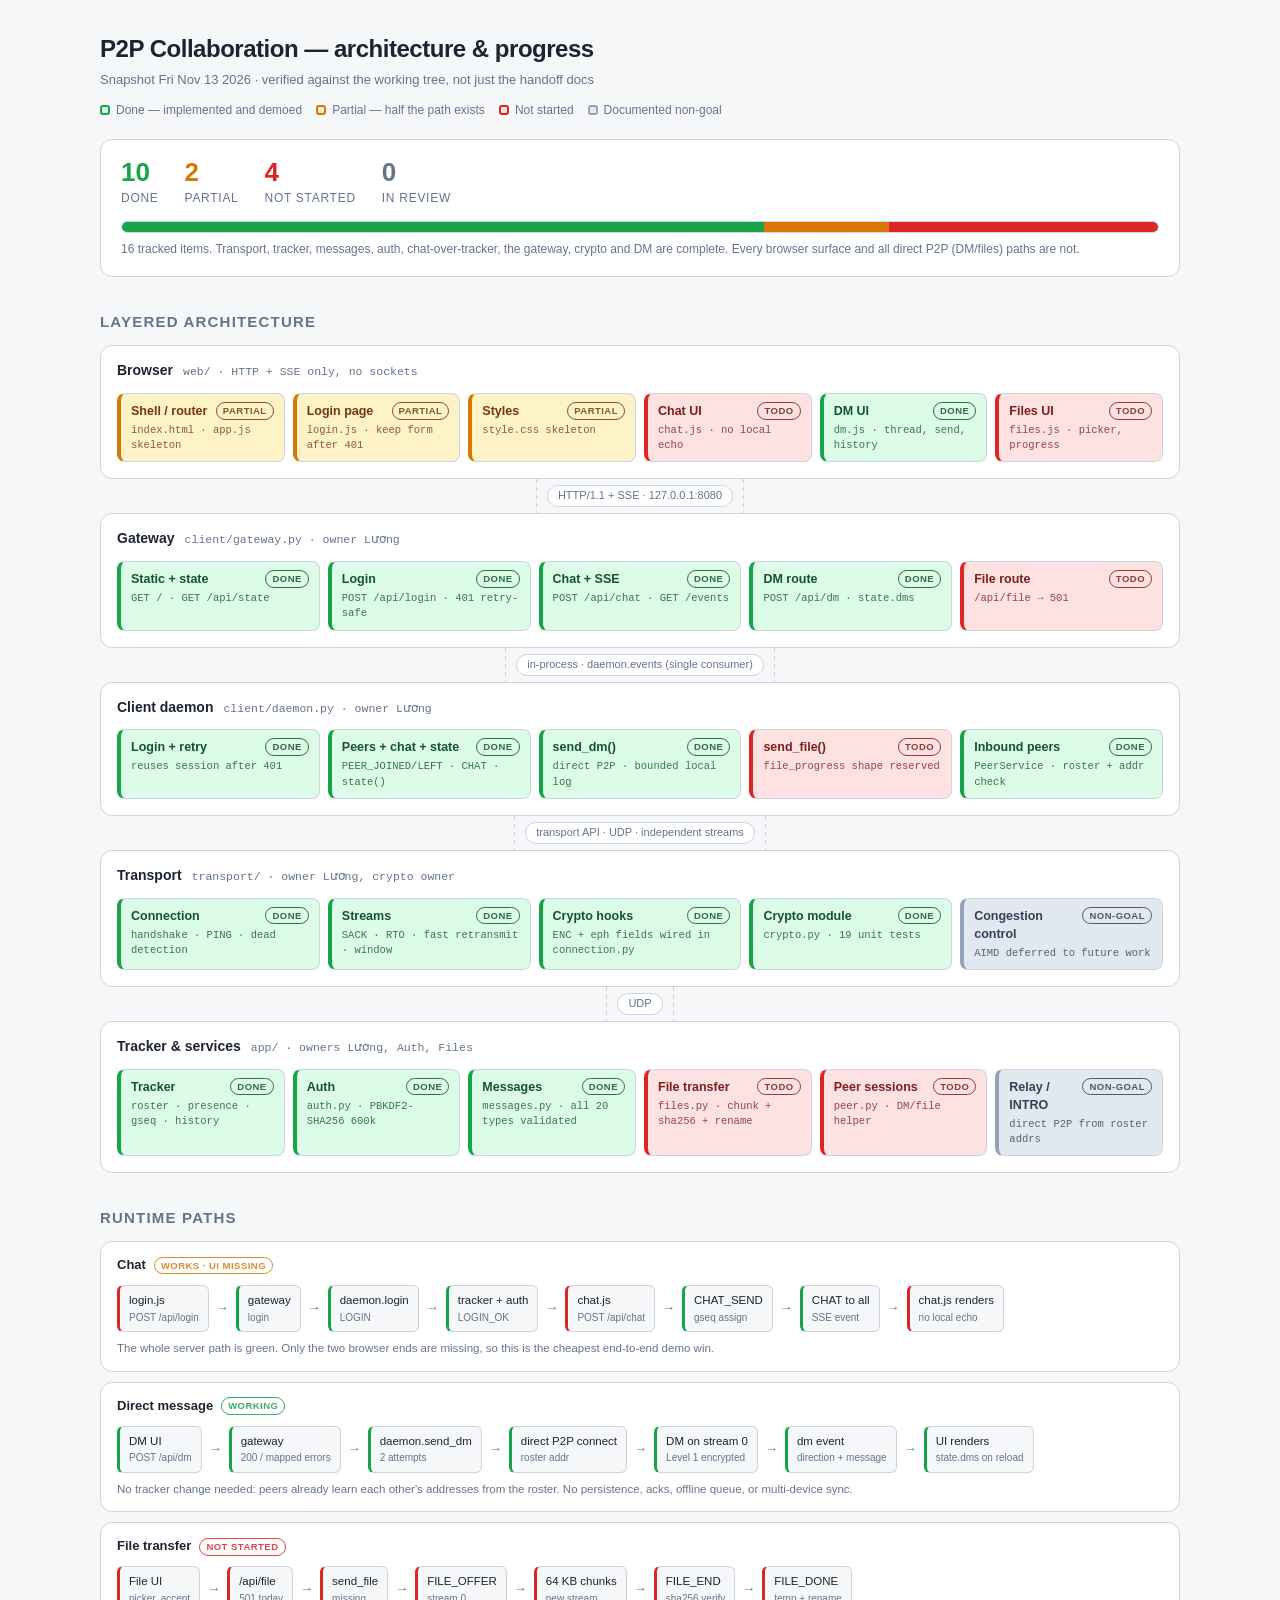
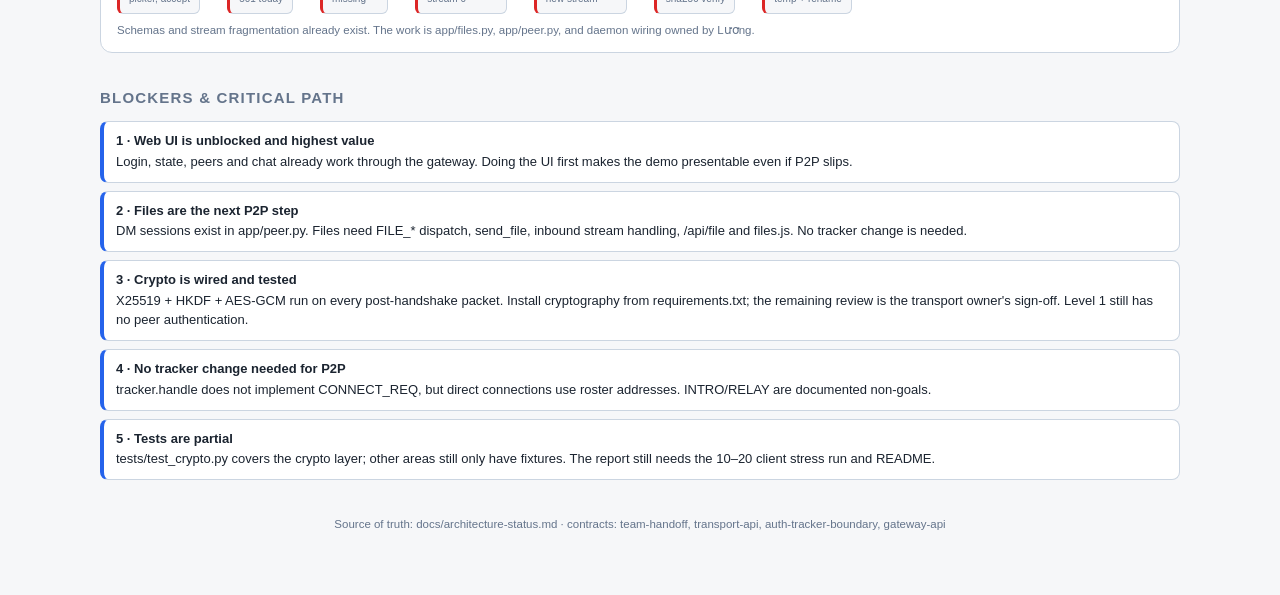
<file: docs/architecture-status.html>
<!doctype html>
<html lang="en">
<head>
<meta charset="utf-8">
<meta name="viewport" content="width=device-width, initial-scale=1">
<title>P2P Collaboration — Architecture &amp; Progress</title>
<style>
  :root {
    --bg: #f6f7f9;
    --panel: #ffffff;
    --ink: #1b2430;
    --muted: #64748b;
    --line: #cbd5e1;
    --done-bg: #dcfce7; --done-bd: #16a34a; --done-ink: #14532d;
    --part-bg: #fef3c7; --part-bd: #d97706; --part-ink: #78350f;
    --todo-bg: #fee2e2; --todo-bd: #dc2626; --todo-ink: #7f1d1d;
    --na-bg: #e2e8f0; --na-bd: #94a3b8; --na-ink: #334155;
    --accent: #2563eb;
  }
  @media (prefers-color-scheme: dark) {
    :root {
      --bg: #0f172a; --panel: #172033; --ink: #e2e8f0; --muted: #94a3b8;
      --line: #334155;
      --done-bg: #052e16; --done-bd: #22c55e; --done-ink: #bbf7d0;
      --part-bg: #451a03; --part-bd: #f59e0b; --part-ink: #fde68a;
      --todo-bg: #450a0a; --todo-bd: #ef4444; --todo-ink: #fecaca;
      --na-bg: #1e293b; --na-bd: #64748b; --na-ink: #cbd5e1;
      --accent: #60a5fa;
    }
  }
  * { box-sizing: border-box; }
  body {
    margin: 0; padding: 32px 20px 64px;
    background: var(--bg); color: var(--ink);
    font: 14px/1.45 -apple-system, BlinkMacSystemFont, "Segoe UI", Roboto, Helvetica, Arial, sans-serif;
  }
  .wrap { max-width: 1080px; margin: 0 auto; }
  header { margin-bottom: 20px; }
  h1 { font-size: 24px; margin: 0 0 4px; letter-spacing: -0.02em; }
  .sub { color: var(--muted); font-size: 13px; }
  h2 { font-size: 15px; text-transform: uppercase; letter-spacing: 0.08em;
       color: var(--muted); margin: 34px 0 12px; font-weight: 600; }
  .legend { display: flex; flex-wrap: wrap; gap: 14px; margin-top: 12px; font-size: 12px; color: var(--muted); }
  .legend span { display: inline-flex; align-items: center; gap: 6px; }
  .dot { width: 10px; height: 10px; border-radius: 3px; border: 2px solid; }
  .dot.done { background: var(--done-bg); border-color: var(--done-bd); }
  .dot.part { background: var(--part-bg); border-color: var(--part-bd); }
  .dot.todo { background: var(--todo-bg); border-color: var(--todo-bd); }
  .dot.na   { background: var(--na-bg);   border-color: var(--na-bd); }

  .summary { background: var(--panel); border: 1px solid var(--line); border-radius: 12px; padding: 18px 20px; }
  .counts { display: flex; gap: 26px; flex-wrap: wrap; margin-bottom: 14px; }
  .count b { display: block; font-size: 26px; line-height: 1.1; }
  .count span { font-size: 12px; color: var(--muted); text-transform: uppercase; letter-spacing: 0.06em; }
  .bar { display: flex; height: 12px; border-radius: 999px; overflow: hidden; border: 1px solid var(--line); }
  .bar i { display: block; }
  .bar .b-done { background: var(--done-bd); }
  .bar .b-part { background: var(--part-bd); }
  .bar .b-todo { background: var(--todo-bd); }
  .cap { font-size: 12px; color: var(--muted); margin-top: 8px; }

  /* stacked architecture */
  .stack { display: flex; flex-direction: column; }
  .tier {
    background: var(--panel); border: 1px solid var(--line); border-radius: 12px;
    padding: 14px 16px 16px; position: relative;
  }
  .tier-head { display: flex; align-items: baseline; gap: 10px; margin-bottom: 12px; flex-wrap: wrap; }
  .tier-head h3 { margin: 0; font-size: 14px; }
  .tier-head .where { font-size: 11.5px; color: var(--muted); font-family: ui-monospace, SFMono-Regular, Menlo, monospace; }
  .boxes { display: grid; grid-template-columns: repeat(auto-fit, minmax(155px, 1fr)); gap: 8px; }
  .box {
    border: 1px solid var(--line); border-left-width: 4px; border-radius: 8px;
    padding: 8px 10px; background: var(--bg); min-height: 58px;
  }
  .box .t { font-weight: 600; font-size: 12.5px; display: flex; justify-content: space-between; gap: 6px; align-items: flex-start; }
  .box .f { font-size: 10.5px; color: var(--muted); font-family: ui-monospace, SFMono-Regular, Menlo, monospace;
            margin-top: 3px; word-break: break-word; }
  .box.done { border-left-color: var(--done-bd); background: var(--done-bg); }
  .box.part { border-left-color: var(--part-bd); background: var(--part-bg); }
  .box.todo { border-left-color: var(--todo-bd); background: var(--todo-bg); }
  .box.na   { border-left-color: var(--na-bd);   background: var(--na-bg); }
  .box.done .t, .box.done .f { color: var(--done-ink); }
  .box.part .t, .box.part .f { color: var(--part-ink); }
  .box.todo .t, .box.todo .f { color: var(--todo-ink); }
  .box.na .t, .box.na .f { color: var(--na-ink); }
  .box .f { opacity: .8; }
  .pill { font-size: 9.5px; text-transform: uppercase; letter-spacing: .05em; padding: 1px 6px;
          border-radius: 999px; border: 1px solid currentColor; white-space: nowrap; opacity: .85; }

  .conn { display: flex; align-items: center; justify-content: center; gap: 10px;
          height: 34px; color: var(--muted); font-size: 11px; }
  .conn::before, .conn::after { content: ""; width: 1px; height: 100%;
          background: repeating-linear-gradient(to bottom, var(--line) 0 4px, transparent 4px 8px); }
  .conn span { border: 1px solid var(--line); background: var(--panel); border-radius: 999px;
               padding: 2px 10px; white-space: nowrap; }

  /* flows */
  .flow { background: var(--panel); border: 1px solid var(--line); border-radius: 12px;
          padding: 14px 16px; margin-bottom: 10px; }
  .flow h4 { margin: 0 0 10px; font-size: 13px; display: flex; gap: 8px; align-items: center; }
  .chain { display: flex; flex-wrap: wrap; align-items: stretch; gap: 6px; }
  .step { border: 1px solid var(--line); border-left-width: 3px; border-radius: 6px;
          padding: 6px 9px; font-size: 11.5px; background: var(--bg); }
  .step.done { border-left-color: var(--done-bd); }
  .step.part { border-left-color: var(--part-bd); }
  .step.todo { border-left-color: var(--todo-bd); }
  .step small { display: block; color: var(--muted); font-size: 10px; margin-top: 2px; }
  .arw { align-self: center; color: var(--muted); font-size: 13px; padding: 0 1px; }
  .note { font-size: 11.5px; color: var(--muted); margin-top: 8px; }

  ul.blockers { list-style: none; padding: 0; margin: 0; display: grid; gap: 8px; }
  ul.blockers li { background: var(--panel); border: 1px solid var(--line); border-left: 4px solid var(--accent);
                   border-radius: 8px; padding: 10px 12px; font-size: 13px; }
  ul.blockers li b { display: block; margin-bottom: 2px; }
  code { font-family: ui-monospace, SFMono-Regular, Menlo, monospace; font-size: 11.5px; }
  footer { margin-top: 36px; color: var(--muted); font-size: 11.5px; text-align: center; }
</style>
</head>
<body>
<div class="wrap">

<header>
  <h1>P2P Collaboration — architecture &amp; progress</h1>
  <div class="sub">Snapshot Fri Nov 13 2026 · verified against the working tree, not just the handoff docs</div>
  <div class="legend">
    <span><i class="dot done"></i> Done — implemented and demoed</span>
    <span><i class="dot part"></i> Partial — half the path exists</span>
    <span><i class="dot todo"></i> Not started</span>
    <span><i class="dot na"></i> Documented non-goal</span>
  </div>
</header>

<section class="summary">
  <div class="counts">
    <div class="count"><b style="color:var(--done-bd)">10</b><span>done</span></div>
    <div class="count"><b style="color:var(--part-bd)">2</b><span>partial</span></div>
    <div class="count"><b style="color:var(--todo-bd)">4</b><span>not started</span></div>
    <div class="count"><b style="color:var(--muted)">0</b><span>in review</span></div>
  </div>
  <div class="bar" aria-label="62% done, 12% partial, 26% not started">
    <i class="b-done" style="width:62%"></i><i class="b-part" style="width:12%"></i><i class="b-todo" style="width:26%"></i>
  </div>
  <div class="cap">16 tracked items. Transport, tracker, messages, auth, chat-over-tracker, the gateway, crypto and DM are complete.
    Every browser surface and all direct P2P (DM/files) paths are not.</div>
</section>

<h2>Layered architecture</h2>
<div class="stack">

  <section class="tier">
    <div class="tier-head"><h3>Browser</h3><span class="where">web/ · HTTP + SSE only, no sockets</span></div>
    <div class="boxes">
      <div class="box part"><div class="t"><span>Shell / router</span><span class="pill">partial</span></div><div class="f">index.html · app.js skeleton</div></div>
      <div class="box part"><div class="t"><span>Login page</span><span class="pill">partial</span></div><div class="f">login.js · keep form after 401</div></div>
      <div class="box part"><div class="t"><span>Styles</span><span class="pill">partial</span></div><div class="f">style.css skeleton</div></div>
      <div class="box todo"><div class="t"><span>Chat UI</span><span class="pill">todo</span></div><div class="f">chat.js · no local echo</div></div>
      <div class="box done"><div class="t"><span>DM UI</span><span class="pill">done</span></div><div class="f">dm.js · thread, send, history</div></div>
      <div class="box todo"><div class="t"><span>Files UI</span><span class="pill">todo</span></div><div class="f">files.js · picker, progress</div></div>
    </div>
  </section>

  <div class="conn"><span>HTTP/1.1 + SSE · 127.0.0.1:8080</span></div>

  <section class="tier">
    <div class="tier-head"><h3>Gateway</h3><span class="where">client/gateway.py · owner Lương</span></div>
    <div class="boxes">
      <div class="box done"><div class="t"><span>Static + state</span><span class="pill">done</span></div><div class="f">GET / · GET /api/state</div></div>
      <div class="box done"><div class="t"><span>Login</span><span class="pill">done</span></div><div class="f">POST /api/login · 401 retry-safe</div></div>
      <div class="box done"><div class="t"><span>Chat + SSE</span><span class="pill">done</span></div><div class="f">POST /api/chat · GET /events</div></div>
      <div class="box done"><div class="t"><span>DM route</span><span class="pill">done</span></div><div class="f">POST /api/dm · state.dms</div></div>
      <div class="box todo"><div class="t"><span>File route</span><span class="pill">todo</span></div><div class="f">/api/file → 501</div></div>
    </div>
  </section>

  <div class="conn"><span>in-process · daemon.events (single consumer)</span></div>

  <section class="tier">
    <div class="tier-head"><h3>Client daemon</h3><span class="where">client/daemon.py · owner Lương</span></div>
    <div class="boxes">
      <div class="box done"><div class="t"><span>Login + retry</span><span class="pill">done</span></div><div class="f">reuses session after 401</div></div>
      <div class="box done"><div class="t"><span>Peers + chat + state</span><span class="pill">done</span></div><div class="f">PEER_JOINED/LEFT · CHAT · state()</div></div>
      <div class="box done"><div class="t"><span>send_dm()</span><span class="pill">done</span></div><div class="f">direct P2P · bounded local log</div></div>
      <div class="box todo"><div class="t"><span>send_file()</span><span class="pill">todo</span></div><div class="f">file_progress shape reserved</div></div>
      <div class="box done"><div class="t"><span>Inbound peers</span><span class="pill">done</span></div><div class="f">PeerService · roster + addr check</div></div>
    </div>
  </section>

  <div class="conn"><span>transport API · UDP · independent streams</span></div>

  <section class="tier">
    <div class="tier-head"><h3>Transport</h3><span class="where">transport/ · owner Lương, crypto owner</span></div>
    <div class="boxes">
      <div class="box done"><div class="t"><span>Connection</span><span class="pill">done</span></div><div class="f">handshake · PING · dead detection</div></div>
      <div class="box done"><div class="t"><span>Streams</span><span class="pill">done</span></div><div class="f">SACK · RTO · fast retransmit · window</div></div>
      <div class="box done"><div class="t"><span>Crypto hooks</span><span class="pill">done</span></div><div class="f">ENC + eph fields wired in connection.py</div></div>
      <div class="box done"><div class="t"><span>Crypto module</span><span class="pill">done</span></div><div class="f">crypto.py · 19 unit tests</div></div>
      <div class="box na"><div class="t"><span>Congestion control</span><span class="pill">non-goal</span></div><div class="f">AIMD deferred to future work</div></div>
    </div>
  </section>

  <div class="conn"><span>UDP</span></div>

  <section class="tier">
    <div class="tier-head"><h3>Tracker &amp; services</h3><span class="where">app/ · owners Lương, Auth, Files</span></div>
    <div class="boxes">
      <div class="box done"><div class="t"><span>Tracker</span><span class="pill">done</span></div><div class="f">roster · presence · gseq · history</div></div>
      <div class="box done"><div class="t"><span>Auth</span><span class="pill">done</span></div><div class="f">auth.py · PBKDF2-SHA256 600k</div></div>
      <div class="box done"><div class="t"><span>Messages</span><span class="pill">done</span></div><div class="f">messages.py · all 20 types validated</div></div>
      <div class="box todo"><div class="t"><span>File transfer</span><span class="pill">todo</span></div><div class="f">files.py · chunk + sha256 + rename</div></div>
      <div class="box todo"><div class="t"><span>Peer sessions</span><span class="pill">todo</span></div><div class="f">peer.py · DM/file helper</div></div>
      <div class="box na"><div class="t"><span>Relay / INTRO</span><span class="pill">non-goal</span></div><div class="f">direct P2P from roster addrs</div></div>
    </div>
  </section>

</div>

<h2>Runtime paths</h2>

<div class="flow">
  <h4>Chat <span class="pill" style="color:var(--part-bd)">works · UI missing</span></h4>
  <div class="chain">
    <div class="step todo">login.js<small>POST /api/login</small></div><div class="arw">→</div>
    <div class="step done">gateway<small>login</small></div><div class="arw">→</div>
    <div class="step done">daemon.login<small>LOGIN</small></div><div class="arw">→</div>
    <div class="step done">tracker + auth<small>LOGIN_OK</small></div><div class="arw">→</div>
    <div class="step todo">chat.js<small>POST /api/chat</small></div><div class="arw">→</div>
    <div class="step done">CHAT_SEND<small>gseq assign</small></div><div class="arw">→</div>
    <div class="step done">CHAT to all<small>SSE event</small></div><div class="arw">→</div>
    <div class="step todo">chat.js renders<small>no local echo</small></div>
  </div>
  <div class="note">The whole server path is green. Only the two browser ends are missing, so this is the cheapest end-to-end demo win.</div>
</div>

<div class="flow">
  <h4>Direct message <span class="pill" style="color:var(--done-bd)">working</span></h4>
  <div class="chain">
    <div class="step done">DM UI<small>POST /api/dm</small></div><div class="arw">→</div>
    <div class="step done">gateway<small>200 / mapped errors</small></div><div class="arw">→</div>
    <div class="step done">daemon.send_dm<small>2 attempts</small></div><div class="arw">→</div>
    <div class="step done">direct P2P connect<small>roster addr</small></div><div class="arw">→</div>
    <div class="step done">DM on stream 0<small>Level 1 encrypted</small></div><div class="arw">→</div>
    <div class="step done">dm event<small>direction + message</small></div><div class="arw">→</div>
    <div class="step done">UI renders<small>state.dms on reload</small></div>
  </div>
  <div class="note">No tracker change needed: peers already learn each other's addresses from the roster. No persistence, acks, offline queue, or multi-device sync.</div>
</div>

<div class="flow">
  <h4>File transfer <span class="pill" style="color:var(--todo-bd)">not started</span></h4>
  <div class="chain">
    <div class="step todo">File UI<small>picker, accept</small></div><div class="arw">→</div>
    <div class="step todo">/api/file<small>501 today</small></div><div class="arw">→</div>
    <div class="step todo">send_file<small>missing</small></div><div class="arw">→</div>
    <div class="step todo">FILE_OFFER<small>stream 0</small></div><div class="arw">→</div>
    <div class="step todo">64 KB chunks<small>new stream</small></div><div class="arw">→</div>
    <div class="step todo">FILE_END<small>sha256 verify</small></div><div class="arw">→</div>
    <div class="step todo">FILE_DONE<small>temp + rename</small></div>
  </div>
  <div class="note">Schemas and stream fragmentation already exist. The work is app/files.py, app/peer.py, and daemon wiring owned by Lương.</div>
</div>

<h2>Blockers &amp; critical path</h2>
<ul class="blockers">
  <li><b>1 · Web UI is unblocked and highest value</b>Login, state, peers and chat already work through the gateway. Doing the UI first makes the demo presentable even if P2P slips.</li>
  <li><b>2 · Files are the next P2P step</b>DM sessions exist in app/peer.py. Files need FILE_* dispatch, send_file, inbound stream handling, /api/file and files.js. No tracker change is needed.</li>
  <li><b>3 · Crypto is wired and tested</b>X25519 + HKDF + AES-GCM run on every post-handshake packet. Install cryptography from requirements.txt; the remaining review is the transport owner's sign-off. Level 1 still has no peer authentication.</li>
  <li><b>4 · No tracker change needed for P2P</b>tracker.handle does not implement CONNECT_REQ, but direct connections use roster addresses. INTRO/RELAY are documented non-goals.</li>
  <li><b>5 · Tests are partial</b>tests/test_crypto.py covers the crypto layer; other areas still only have fixtures. The report still needs the 10–20 client stress run and README.</li>
</ul>

<footer>Source of truth: docs/architecture-status.md · contracts: team-handoff, transport-api, auth-tracker-boundary, gateway-api</footer>

</div>
</body>
</html>
</file>
